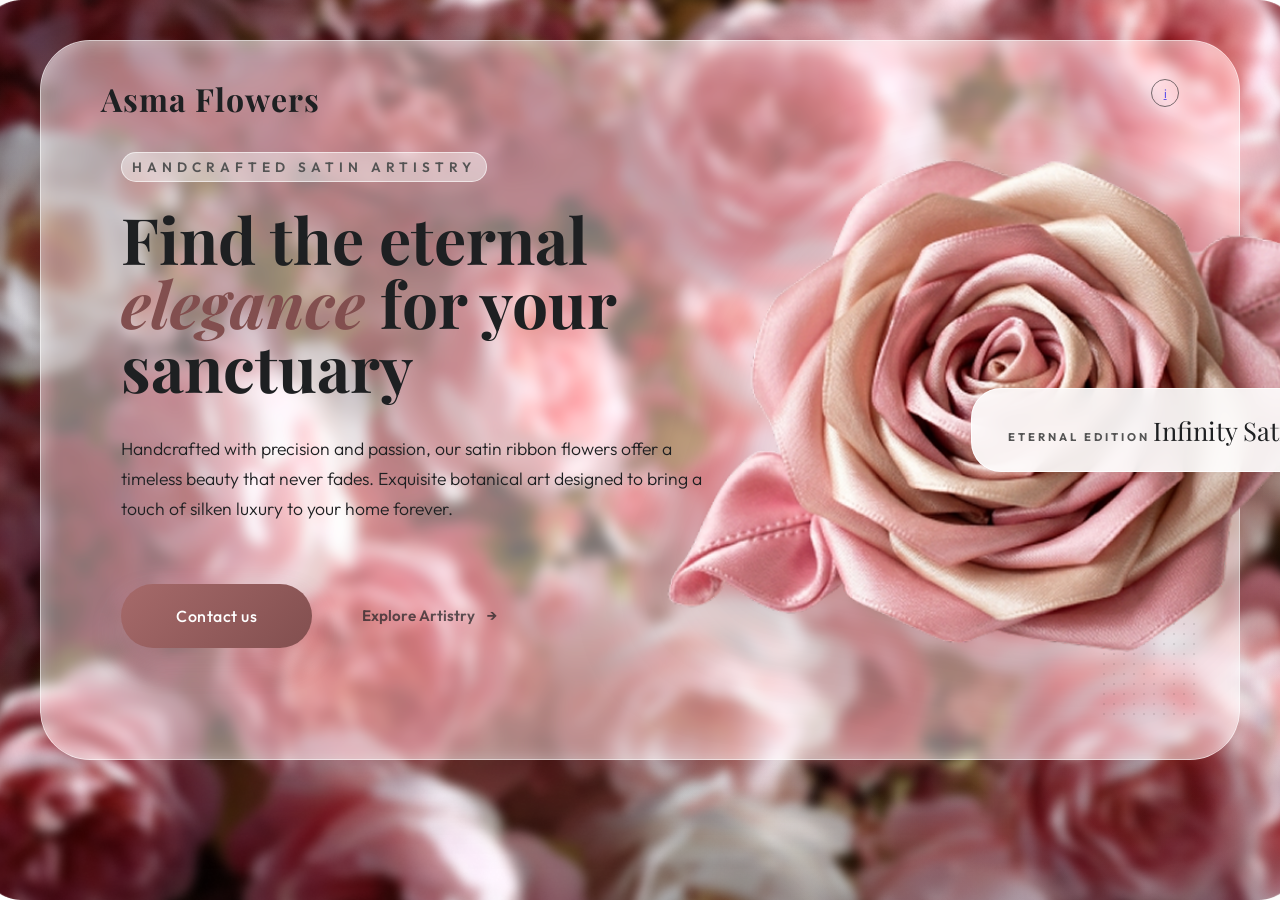
<file: index.html>
<!DOCTYPE html>
<html lang="en">
<head>
    <meta charset="UTF-8">
    <meta name="viewport" content="width=device-width, initial-scale=1.0, viewport-fit=cover">
    <title>Asma Flowers | Handcrafted Satin Ribbon Flowers</title>
    <meta name="description" content="Discover the art of eternal blooms. Premium, handcrafted satin ribbon flowers that bring timeless silken elegance to any space.">
    
    <!-- Open Graph / Facebook -->
    <meta property="og:type" content="website">
    <meta property="og:url" content="https://asma-flowers.vercel.app">
    <meta property="og:title" content="Asma Flowers | Handcrafted Satin Ribbon Flowers">
    <meta property="og:description" content="Premium, handcrafted satin ribbon flowers that bring timeless silken elegance to any space.">
    <meta property="og:image" content="assets/store-logo.png">

    <!-- Twitter -->
    <meta property="twitter:card" content="summary_large_image">
    <meta property="twitter:url" content="https://asma-flowers.vercel.app">
    <meta property="twitter:title" content="Asma Flowers | Handcrafted Satin Ribbon Flowers">
    <meta property="twitter:description" content="Premium, handcrafted satin ribbon flowers that bring timeless silken elegance to any space.">
    <meta property="twitter:image" content="assets/store-logo.png">

    <link rel="icon" href="assets/favicon.ico" type="image/x-icon">
    
    <!-- Fonts -->
    <link rel="preconnect" href="https://fonts.googleapis.com">
    <link rel="preconnect" href="https://fonts.gstatic.com" crossorigin>
    <link href="https://fonts.googleapis.com/css2?family=Outfit:wght@300;400;500;600&family=Playfair+Display:ital,wght@0,600;0,700;1,600;1,700&display=swap" rel="stylesheet">
    
    <link rel="stylesheet" href="css/main.css">
</head>
<body>
    
    <div class="container">
        <main class="glass-card">
            <!-- Navigation Context -->
            <div class="brand-name">Asma Flowers</div>
            <a href="about.html" class="info-icon">
                <div class="info-circle">i</div>
            </a>

            <!-- Content Area -->
            <section class="content">
                <span class="tagline">Handcrafted Satin Artistry</span>
                <h1>Find the eternal <span class="italic">elegance</span> for your sanctuary</h1>
                <p class="description">
                    Handcrafted with precision and passion, our satin ribbon flowers offer a timeless beauty that never fades. Exquisite botanical art designed to bring a touch of silken luxury to your home forever.
                </p>
                <div class="actions">
                    <a href="#" class="btn-shop" id="contactBtn">Contact us</a>
                    <a href="collections.html" class="link-collections">Explore Artistry</a>
                </div>
            </section>

            <!-- Visual Masterpiece Area -->
            <section class="visuals">
                <div class="season-badge">
                    <span class="badge-title">Eternal Edition</span>
                    <span class="badge-type">Infinity Satin</span>
                </div>
                <img src="assets/hero.png" alt="Handcrafted Satin Ribbon Rose" class="main-flower">
            </section>

            <!-- Textures -->
            <div class="dot-pattern"></div>
    <!-- Contact Modal -->
    <div id="contactModal" class="modal-overlay">
        <div class="modal-card">
            <div class="social-grid">
                <a href="#" target="_blank" id="link-instagram" class="social-item">
                    <div class="icon-box">
                        <svg width="24" height="24" viewBox="0 0 24 24" fill="none" stroke="currentColor" stroke-width="2" stroke-linecap="round" stroke-linejoin="round"><rect x="2" y="2" width="20" height="20" rx="5" ry="5"></rect><path d="M16 11.37A4 4 0 1 1 12.63 8 4 4 0 0 1 16 11.37z"></path><line x1="17.5" y1="6.5" x2="17.51" y2="6.5"></line></svg>
                    </div>
                    <span>INSTAGRAM</span>
                </a>
                <a href="#" target="_blank" id="link-facebook" class="social-item">
                    <div class="icon-box">
                        <svg width="24" height="24" viewBox="0 0 24 24" fill="none" stroke="currentColor" stroke-width="2" stroke-linecap="round" stroke-linejoin="round"><path d="M18 2h-3a5 5 0 0 0-5 5v3H7v4h3v8h4v-8h3l1-4h-4V7a1 1 0 0 1 1-1h3z"></path></svg>
                    </div>
                    <span>FACEBOOK</span>
                </a>
                <a href="#" target="_blank" id="link-tiktok" class="social-item">
                    <div class="icon-box">
                        <svg width="24" height="24" viewBox="0 0 24 24" fill="none" stroke="currentColor" stroke-width="2" stroke-linecap="round" stroke-linejoin="round"><path d="M9 12a4 4 0 1 0 4 4V4a5 5 0 0 0 5 5"></path></svg>
                    </div>
                    <span>TIKTOK</span>
                </a>
                <a href="#" target="_blank" id="link-whatsapp" class="social-item">
                    <div class="icon-box">
                        <svg width="24" height="24" viewBox="0 0 24 24" fill="none" stroke="currentColor" stroke-width="2" stroke-linecap="round" stroke-linejoin="round"><path d="M22 16.92v3a2 2 0 0 1-2.18 2 19.79 19.79 0 0 1-8.63-3.07 19.5 19.5 0 0 1-6-6 19.79 19.79 0 0 1-3.07-8.67A2 2 0 0 1 4.11 2h3a2 2 0 0 1 2 1.72 12.84 12.84 0 0 0 .7 2.81 2 2 0 0 1-.45 2.11L8.09 9.91a16 16 0 0 0 6 6l1.27-1.27a2 2 0 0 1 2.11-.45 12.84 12.84 0 0 0 2.81.7A2 2 0 0 1 22 16.92z"></path></svg>
                    </div>
                    <span>WHATSAPP</span>
                </a>
            </div>
            <button id="closeModal" class="close-btn">&times; Fermer la fenêtre</button>
        </div>
    </div>

    <!-- Modal Styling -->

    <script src="js/main.js"></script>
</body>
</html>
</file>
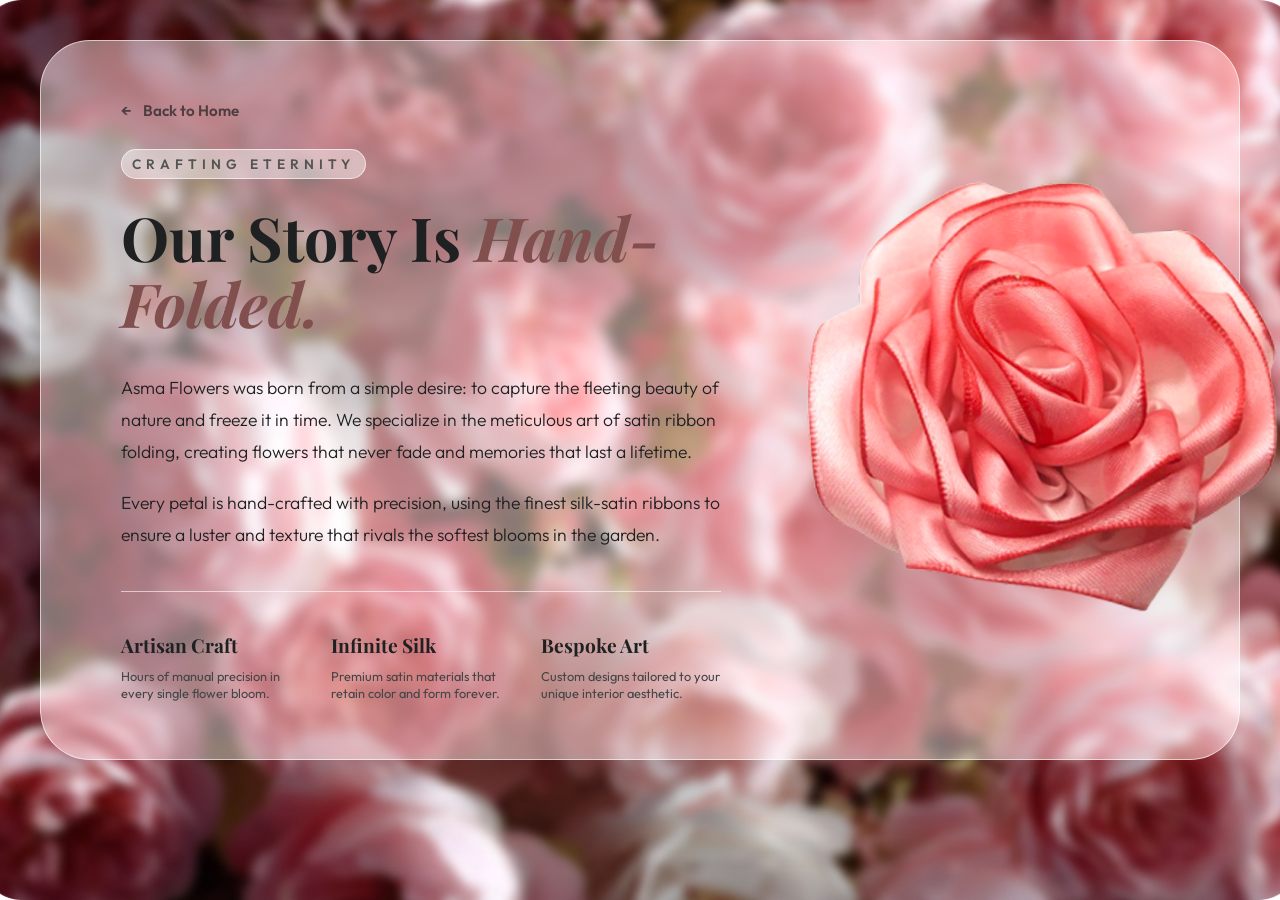
<file: about.html>
<!DOCTYPE html>
<html lang="en">
<head>
    <meta charset="UTF-8">
    <meta name="viewport" content="width=device-width, initial-scale=1.0, viewport-fit=cover">
    <title>Our Story | Asma Flowers</title>
    
    <!-- Open Graph / Facebook -->
    <meta property="og:type" content="website">
    <meta property="og:url" content="https://asmaflowers.com/about.html">
    <meta property="og:title" content="Our Story | Asma Flowers">
    <meta property="og:description" content="Discover the art of eternal blooms. Handcrafted satin ribbon flowers that bring timeless silken elegance.">
    <meta property="og:image" content="assets/store-logo.png">

    <!-- Twitter -->
    <meta property="twitter:card" content="summary_large_image">
    <meta property="twitter:url" content="https://asmaflowers.com/about.html">
    <meta property="twitter:title" content="Our Story | Asma Flowers">
    <meta property="twitter:description" content="Discover the art of eternal blooms. Handcrafted satin ribbon flowers that bring timeless silken elegance.">
    <meta property="twitter:image" content="assets/store-logo.png">

    <link rel="icon" href="assets/favicon.ico" type="image/x-icon">
    <link rel="preconnect" href="https://fonts.googleapis.com">
    <link rel="preconnect" href="https://fonts.gstatic.com" crossorigin>
    <link href="https://fonts.googleapis.com/css2?family=Outfit:wght@300;400;500;600&family=Playfair+Display:ital,wght@0,600;0,700;1,600;1,700&display=swap" rel="stylesheet">
    
    <link rel="stylesheet" href="css/about.css">
</head>
<body>

    <div class="container">
        <main class="glass-card">
            <a href="index.html" class="btn-back">Back to Home</a>

            <section class="content">
                <span class="tagline">Crafting Eternity</span>
                <h1>Our Story Is <span style="font-style: italic; color: var(--primary-accent-dark);">Hand-Folded.</span></h1>
                <div class="story-text">
                    <p>
                        Asma Flowers was born from a simple desire: to capture the fleeting beauty of nature and freeze it in time. We specialize in the meticulous art of satin ribbon folding, creating flowers that never fade and memories that last a lifetime.
                    </p>
                    <p style="margin-top: 20px;">
                        Every petal is hand-crafted with precision, using the finest silk-satin ribbons to ensure a luster and texture that rivals the softest blooms in the garden.
                    </p>
                </div>

                <div class="features-list">
                    <div class="feature-item">
                        <h4>Artisan Craft</h4>
                        <p>Hours of manual precision in every single flower bloom.</p>
                    </div>
                    <div class="feature-item">
                        <h4>Infinite Silk</h4>
                        <p>Premium satin materials that retain color and form forever.</p>
                    </div>
                    <div class="feature-item">
                        <h4>Bespoke Art</h4>
                        <p>Custom designs tailored to your unique interior aesthetic.</p>
                    </div>
                </div>
            </section>

            <section class="visuals">
                <img src="assets/hero-about.png" alt="Satin Rose Art" class="main-flower">
            </section>
        </main>
    </div>

    <script src="js/about.js"></script>
</body>
</html>
</file>
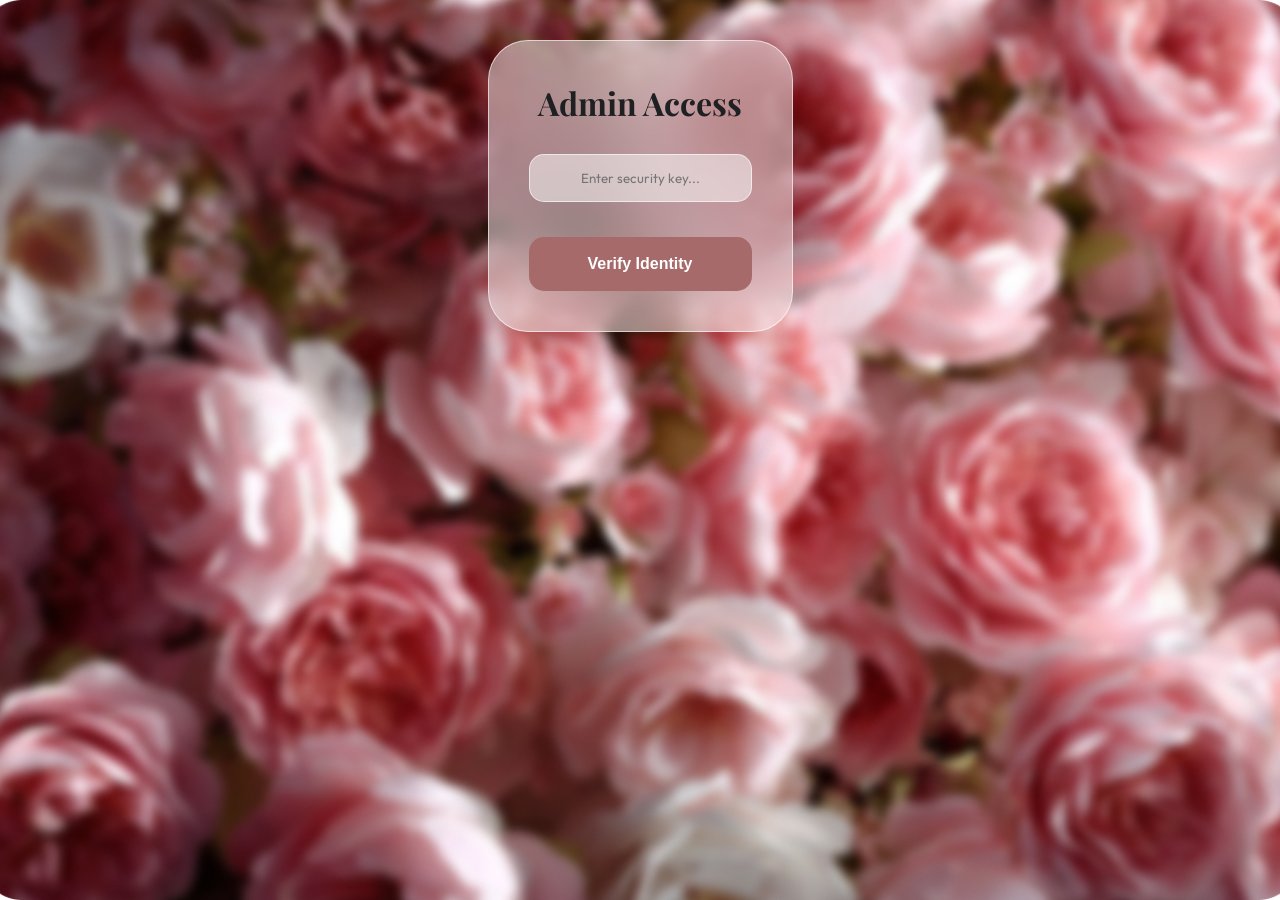
<file: admin.html>
<!DOCTYPE html>
<html lang="en">
<head>
    <meta charset="UTF-8">
    <meta name="viewport" content="width=device-width, initial-scale=1.0, viewport-fit=cover">
    <title>Admin Dashboard | Asma Flowers</title>
    <link rel="icon" href="assets/favicon.ico" type="image/x-icon">
    <link rel="preconnect" href="https://fonts.googleapis.com">
    <link rel="preconnect" href="https://fonts.gstatic.com" crossorigin>
    <link href="https://fonts.googleapis.com/css2?family=Outfit:wght@300;400;500;600&family=Playfair+Display:ital,wght@0,600;0,700;1,600;1,700&display=swap" rel="stylesheet">
    
    <link rel="stylesheet" href="css/admin.css">
</head>
<body>

    <!-- Password Gate Overlay -->
    <div id="authOverlay" class="modal-overlay" style="display: flex; opacity: 1; pointer-events: auto; z-index: 9999;">
        <div class="modal-card auth-card" style="max-width: 400px; text-align: center;">
            <h1 style="font-family: 'Playfair Display', serif; margin-bottom: 30px;">Admin Access</h1>
            <div class="form-group" style="margin-bottom: 25px;">
                <input type="password" id="adminPassword" placeholder="Enter security key..." style="width: 100%; text-align: center;">
            </div>
            <button id="loginBtn" class="btn-add" style="grid-column: span 1; width: 100%;">Verify Identity</button>
        </div>
    </div>

    <div class="admin-container" id="adminContent" style="display: none;">
        <header class="header">
            <a href="index.html" class="btn-back">Back to Site</a>
            <div class="logo">Admin Dashboard</div>
            <button id="settingsBtn" class="settings-btn">
                <svg width="24" height="24" viewBox="0 0 24 24" fill="none" stroke="currentColor" stroke-width="2" stroke-linecap="round" stroke-linejoin="round"><path d="M10 13a5 5 0 0 0 7.54.54l3-3a5 5 0 0 0-7.07-7.07l-1.72 1.71"></path><path d="M14 11a5 5 0 0 0-7.54-.54l-3 3a5 5 0 0 0 7.07 7.07l1.71-1.71"></path></svg>
            </button>
        </header>

        <!-- Social Links Settings -->
        <section id="settingsSection" class="glass-card" style="display: none; margin-bottom: 40px;">
            <h2>Social Connect Options</h2>
            <div id="socialLinksList" class="social-links-editor">
                <!-- Social links will be injected here -->
            </div>
        </section>

        <!-- Add New Item -->
        <section class="glass-card">
            <h2>Add New Flower</h2>
            <form id="addFlowerForm" class="admin-form">
                <div class="form-group">
                    <label>Flower Name</label>
                    <input type="text" id="flowerName" required placeholder="e.g. Midnight Silk">
                </div>
                <div class="form-group">
                    <label>Price (DA)</label>
                    <input type="number" id="flowerPrice" required placeholder="45.00">
                </div>
                <div class="form-group">
                    <label>Upload Image</label>
                    <input type="file" id="flowerImg" accept="image/*" required>
                </div>
                <div class="form-group">
                    <label>Tag</label>
                    <input type="text" id="flowerTag" placeholder="e.g. New Release">
                </div>
                <div class="form-group" style="grid-column: span 2;">
                    <label>Description</label>
                    <textarea id="flowerDesc" rows="3" required placeholder="Describe the craftsmanship..."></textarea>
                </div>
                <button type="submit" class="btn-add">Add to Collection</button>
            </form>
        </section>

        <!-- Current Inventory -->
        <section class="glass-card">
            <h2>Current Inventory</h2>
            <div style="overflow-x: auto;">
                <table class="inventory-list">
                    <thead>
                        <tr>
                            <th>Preview</th>
                            <th>Name</th>
                            <th>Price</th>
                            <th>Tag</th>
                            <th>Action</th>
                        </tr>
                    </thead>
                    <tbody id="inventoryTable">
                        <!-- Items will be injected here -->
                    </tbody>
                </table>
            </div>
        </section>
    </div>

    <script src="js/admin.js"></script>
</body>
</html>
</file>
<file: css/main.css>
:root {
    /* Sophisticated Color Palette */
    --primary-accent: #a66a6a; /* Dusty Rose */
    --primary-accent-dark: #824f4f;
    --secondary-green: #545454; /* Muted Sage */
    --text-main: #1e2022;
    --text-muted: #434547;
    --white: #ffffff;
    --glass-white: rgba(255, 255, 255, 0.45);
    --glass-border: rgba(255, 255, 255, 0.6);
    
    /* Transitions & Shadows */
    --curve: cubic-bezier(0.4, 0, 0.2, 1);
    --shadow-soft: 0 40px 100px -20px rgba(0, 0, 0, 0.12);
    --shadow-glow: 0 0 20px rgba(166, 106, 106, 0.2);
}

* {
    margin: 0;
    padding: 0;
    box-sizing: border-box;
}

html {
    background-image: url('../assets/bg.png');
    background-size: cover;
    background-position: center;
    background-repeat: no-repeat;
    background-attachment: fixed;
}

body {
    font-family: 'Outfit', sans-serif;
    min-height: 100vh;
    min-height: -webkit-fill-available;
    display: flex;
    justify-content: center;
    align-items: center;
    padding: 40px;
    color: var(--text-main);
    overflow: hidden; 
}

/* Ambient Background Mesh */
body::before {
    content: '';
    position: absolute;
    inset: 0;
    background: radial-gradient(circle at 10% 20%, rgba(166, 106, 106, 0.05) 0%, transparent 40%),
                radial-gradient(circle at 90% 80%, rgba(125, 140, 125, 0.05) 0%, transparent 40%);
    z-index: 0;
    pointer-events: none;
}

.container {
    width: 100%;
    max-width: 1400px;
    z-index: 1;
}

/* NEW SECTIONS STYLE */
.collections-section {
    padding: 120px 0;
    text-align: center;
}

.section-heading {
    font-family: 'Playfair Display', serif;
    font-size: 3.5rem;
    margin-bottom: 80px;
}

.collections-grid {
    display: grid;
    grid-template-columns: repeat(auto-fit, minmax(350px, 1fr));
    gap: 40px;
}

.collection-card {
    background: var(--glass-white);
    backdrop-filter: blur(20px);
    border-radius: 40px;
    border: 1px solid var(--glass-border);
    padding: 40px;
    transition: all 0.5s var(--curve);
    display: flex;
    flex-direction: column;
    gap: 30px;
}

.collection-card:hover {
    transform: translateY(-20px);
    box-shadow: var(--shadow-soft);
    background: rgba(255, 255, 255, 0.6);
}

.card-visual {
    height: 300px;
    background: rgba(255,255,255,0.4);
    border-radius: 30px;
    display: flex;
    align-items: center;
    justify-content: center;
    overflow: hidden;
}

.card-visual img {
    width: 80%;
    transition: transform 0.6s var(--curve);
}

.collection-card:hover .card-visual img {
    transform: scale(1.15) rotate(5deg);
}

.card-info h3 {
    font-family: 'Playfair Display', serif;
    font-size: 1.8rem;
    margin-bottom: 15px;
}

.card-info p {
    color: var(--text-muted);
    font-size: 0.95rem;
    line-height: 1.6;
    margin-bottom: 20px;
}

.price {
    font-weight: 600;
    color: var(--primary-accent);
    letter-spacing: 1px;
}

/* Footer */
.footer-minimal {
    border-top: 1px solid var(--glass-border);
    padding: 80px 0 40px;
    text-align: center;
    margin-top: 100px;
}

.footer-top {
    margin-bottom: 40px;
}

.footer-top span {
    font-size: 2rem;
    display: block;
    margin-bottom: 15px;
}

.footer-top p {
    color: var(--text-muted);
    letter-spacing: 2px;
    text-transform: uppercase;
    font-size: 0.8rem;
}

.footer-bottom {
    font-size: 0.75rem;
    opacity: 0.5;
    letter-spacing: 1px;
}

/* Refined Glass Card */
.glass-card {
    background: var(--glass-white);
    backdrop-filter: blur(5px) saturate(140%);
    /* -webkit-backdrop-filter: blur(5px) saturate(140%); */
    border-radius: 50px;
    border: 1px solid var(--glass-border);
    padding: 80px 100px;
    margin: 0 auto;
    position: relative;
    box-shadow: var(--shadow-soft);
    display: flex;
    justify-content: space-between;
    align-items: center;
    /* overflow: hidden; */
    /* width: 90vw; */
    height: 85vh;
    min-height: 700px;
}

/* Inner Glow */
.glass-card::after {
    content: '';
    position: absolute;
    inset: 0;
    border-radius: inherit;
    pointer-events: none;
    box-shadow: inset 0 2px 20px rgba(255,255,255,0.4);
    z-index: 5;
}

/* Header elements modernized */
.brand-name {
    position: absolute;
    top: 5%;
    left: 5%;
    font-family: 'Playfair Display', serif;
    font-weight: 700;
    font-size: 2rem;
    letter-spacing: 1px;
    color: var(--text-main);
    z-index: 10;
}

.info-icon {
    position: absolute;
    top: 5%;
    right: 5%;
    width: fit-content;
    height: 32px;
    display: flex;
    justify-content: flex-end;
    align-items: center;
    z-index: 10;
}

.info-circle {
    width: 28px;
    height: 28px;
    border: 1px solid var(--text-main);
    border-radius: 50%;
    display: flex;
    justify-content: center;
    align-items: center;
    font-size: 0.8rem;
    opacity: 0.6;
    cursor: pointer;
    transition: all 0.3s var(--curve);
}

.info-circle:hover {
    opacity: 1;
    background: var(--text-main);
    color: var(--white);
}

.content {
    max-width: 600px;
    z-index: 2;
    position: relative;
}

.tagline {
    width: fit-content;
    border: 1px solid var(--glass-border);
    padding: 5px 10px;
    border-radius: 15px;
    background: var(--glass-white);
    color: var(--secondary-green);
    text-transform: uppercase;
    letter-spacing: 5px;
    font-weight: 600;
    font-size: 0.85rem;
    margin-bottom: 25px;
    display: block;
    opacity: 0.85;
}

h1 {
    font-family: 'Playfair Display', serif;
    font-size: 5rem;
    line-height: 1;
    margin-bottom: 35px;
    font-weight: 700;
    color: var(--text-main);
}

h1 span.italic {
    font-style: italic;
    color: var(--primary-accent-dark);
    position: relative;
}

.description {
    color: var(--text-main);
    font-size: 1.1rem;
    line-height: 1.7;
    margin-bottom: 60px;
    /* width: clamp(200px, 80%, 100%); */
    font-weight: 300;
}

.actions {
    display: flex;
    align-items: center;
    gap: 50px;
}

.btn-shop {
    background: linear-gradient(135deg, var(--primary-accent), var(--primary-accent-dark));
    color: var(--white);
    padding: 22px 55px;
    border-radius: 100px;
    text-decoration: none;
    font-weight: 500;
    font-size: 1rem;
    letter-spacing: 0.5px;
    transition: all 0.5s var(--curve);
    box-shadow: 0 15px 30px rgba(166, 106, 106, 0.25);
    border: none;
}

.btn-shop:hover {
    transform: translateY(-5px) scale(1.02);
    box-shadow: 0 20px 40px rgba(166, 106, 106, 0.35);
}

.link-collections {
    text-decoration: none;
    color: var(--text-main);
    font-weight: 600;
    display: flex;
    align-items: center;
    gap: 12px;
    transition: all 0.3s var(--curve);
    font-size: 0.95rem;
    opacity: 0.7;
}

.link-collections::after {
    content: '→';
    transition: transform 0.3s var(--curve);
}

.link-collections:hover {
    opacity: 1;
}

.link-collections:hover::after {
    transform: translateX(8px);
}

/* Visuals Section Polish */
.visuals {
    position: absolute;
    right: -10%;
    top: 50%;
    transform: translateY(-50%);
    width: 900px;
    height: 100%;
    display: flex;
    align-items: center;
    justify-content: center;
    z-index: 100;
    pointer-events: none;
}

.main-flower {
    width: 110%;
    max-width: 800px;
    filter: drop-shadow(0 30px 60px rgba(0,0,0,0.12));
    mix-blend-mode: multiply;
    animation: floatingFlower 12s ease-in-out infinite;
}

@keyframes floatingFlower {
    0%, 100% { transform: translate(0, 0) rotate(0deg) scale(1); }
    33% { transform: translate(15px, -20px) rotate(2deg) scale(1.02); }
    66% { transform: translate(-10px, 15px) rotate(-1deg) scale(0.98); }
}

.season-badge {
    position: absolute;
    right: 20px;
    bottom: 40%;
    background: rgba(255, 255, 255, 0.9);
    backdrop-filter: blur(10px);
    padding: 24px 36px;
    border-radius: 30px;
    box-shadow: 0 20px 40px rgba(0,0,0,0.06);
    text-align: center;
    z-index: 10;
    border: 1px solid rgba(255,255,255,0.8);
    animation: badgeFloat 8s ease-in-out infinite;
}

.badge-title {
    color: var(--secondary-green);
    text-transform: uppercase;
    font-size: 0.7rem;
    letter-spacing: 3px;
    margin-bottom: 8px;
    font-weight: 700;
}

.badge-type {
    font-family: 'Playfair Display', serif;
    font-size: 1.6rem;
    color: var(--text-main);
    font-weight: 400;
}

@keyframes badgeFloat {
    0%, 100% { transform: translateY(0) rotate(0deg); }
    50% { transform: translateY(-25px) rotate(2deg); }
}

/* Decorative Elements */
.dot-pattern {
    position: absolute;
    bottom: 40px;
    right: 40px;
    width: 100px;
    height: 100px;
    background-image: radial-gradient(var(--text-main) 1px, transparent 1px);
    background-size: 10px 10px;
    opacity: 0.1;
    z-index: 0;
}

/* Modal Styling */
.modal-overlay {
    position: fixed;
    inset: 0;
    background: rgba(0, 0, 0, 0.2);
    backdrop-filter: blur(15px);
    z-index: 2000;
    display: flex;
    justify-content: center;
    align-items: center;
    opacity: 0;
    pointer-events: none;
    transition: opacity 0.5s var(--curve);
}

.modal-overlay.active {
    opacity: 1;
    pointer-events: auto;
}

.modal-card {
    background: var(--glass-white);
    backdrop-filter: blur(45px) saturate(140%);
    border: 1px solid var(--glass-border);
    border-radius: 60px;
    padding: 80px;
    width: 90%;
    max-width: 800px;
    box-shadow: var(--shadow-soft);
    display: flex;
    flex-direction: column;
    align-items: center;
    gap: 50px;
    transform: perspective(1000px);
}

.social-grid {
    display: grid;
    grid-template-columns: repeat(2, 1fr);
    gap: 30px;
    width: 100%;
}

.social-item {
    background: rgba(255, 255, 255, 0.4);
    border: 1px solid rgba(255, 255, 255, 0.3);
    border-radius: 40px;
    padding: 50px 30px;
    text-decoration: none;
    color: var(--text-main);
    display: flex;
    flex-direction: column;
    align-items: center;
    gap: 20px;
    transition: all 0.3s var(--curve);
}

.social-item:hover {
    background: var(--white);
    transform: translateY(-8px);
    box-shadow: 0 15px 30px rgba(0,0,0,0.05);
}

.icon-box {
    width: 60px;
    height: 60px;
    background: rgba(255,255,255,0.6);
    border-radius: 50%;
    display: flex;
    justify-content: center;
    align-items: center;
    color: var(--primary-accent);
}

.social-item span {
    font-weight: 700;
    letter-spacing: 1px;
    font-size: 0.8rem;
}

.close-btn {
    background: none;
    border: none;
    color: var(--text-muted);
    font-size: 1rem;
    cursor: pointer;
    opacity: 0.7;
    transition: opacity 0.3s;
    display: flex;
    align-items: center;
    gap: 10px;
}

.close-btn:hover { opacity: 1; }

.social-item { padding: 30px; }

/* --- RESPONSIVE OVERHAUL --- */

/* 4K Super Screens */
@media (min-width: 2560px) {
    .glass-card { padding: 120px 150px; }
    h1 { font-size: 7rem; }
    .description { font-size: 1.5rem; }
    .btn-shop { padding: 30px 80px; font-size: 1.3rem; }
    .season-badge { padding: 40px 60px; }
    .badge-type { font-size: 2.2rem; }
}

/* Detailed Laptop */
@media (max-width: 1440px) {
    .glass-card { padding: 60px 80px; height: 80vh; }
    h1 { font-size: 4rem; }
    .visuals { width: 700px; }
}

/* Tablet */
@media (max-width: 1024px) {
    .glass-card { 
        padding: 50px; 
        flex-direction: column; 
        height: auto; 
        text-align: center;
        gap: 40px;
        min-height: fit-content;
    }
    .content { 
        max-width: 100%;
        padding-top: 0;
        display: flex;
        flex-direction: column;
        margin-top: 5%;
        justify-content: center;
        align-items: center;
    }
    h1 { font-size: 3.5rem; }
    .visuals { display: none; }
    .main-flower { width: 60%; }
    .collections-grid { grid-template-columns: repeat(2, 1fr); }
    .season-badge { position: relative; right: 0; bottom: 0; margin-top: 20px; display: inline-block; }
    .actions { justify-content: center; }
}

/* Mobile Large (Phablets) */
@media (max-width: 768px) {
    body { overflow-y: auto; padding: 20px; }
    .glass-card { padding: 40px 30px; border-radius: 40px; }
    .content { margin-top: 10%; } 
    .tagline { font-size: 0.6rem; letter-spacing: 3px; } 
    h1 { font-size: 2.8rem; }
    .description { font-size: 1rem; width: 100%; }
    .actions { flex-direction: column; gap: 20px; }
    .btn-shop { width: 100%; text-align: center; padding: 18px; min-height: 48px; }
    .collections-grid { grid-template-columns: 1fr; }
    .modal-card { padding: 40px 20px; } 
}

/* Standard Mobile */
@media (max-width: 425px) {
    h1 { font-size: 2.2rem; }
    .glass-card { padding: 30px 20px; }
    .brand-name { left: 30px; top: 40px; font-size: 1.5rem; }
    .info-circle { width: 20px; height: 20px; }
    .info-icon { right: 30px; top: 40px; }
    .content { margin-top: 20%; }  
    .main-flower { width: 80%; }
    .social-grid {
        grid-template-columns: repeat(2, minmax(100px, 1fr));
        gap: 10px;
    }
    .social-item { padding: 15px; }
    .social-item span { font-size: 0.6rem; }
    .close-btn { font-size: 0.8rem; }
}

/* Small Mobile */
@media (max-width: 375px) {
    .brand-name { left: 25px; top: 25px; font-size: 1.2rem;}
    .info-icon { top: 25px; right: 25px; }
    .info-circle { width: 17px; height: 17px; }
    .content { margin-top: 15%; } 
    .tagline { font-size: 0.5rem; letter-spacing: 3px; }
    h1 { font-size: 2rem; }
    .description { font-size: 0.9rem; } 
}

/* Tiny Mobile */
@media (max-width: 320px) {
    .brand-name { left: 20px; top: 20px; font-size: 1.2rem;}
    .info-icon { top: 20px; right: 20px; }
    .info-circle { width: 15px; height: 15px; } 
    .tagline { font-size: 0.4rem;}
    h1 { font-size: 1.8rem; }
    .glass-card { padding: 20px 15px; } 
    .btn-shop { font-size: 0.7rem; height: 35px; }
    .link-collections { font-size: 0.7rem; }
}
</file>
<file: css/about.css>
:root {
    --primary-accent: #a66a6a;
    --primary-accent-dark: #824f4f;
    --secondary-green: #545454;
    --text-main: #1e2022;
    --text-muted: #434547;
    --white: #ffffff;
    --glass-white: rgba(255, 255, 255, 0.45);
    --glass-border: rgba(255, 255, 255, 0.6);
    --curve: cubic-bezier(0.4, 0, 0.2, 1);
    --shadow-soft: 0 40px 100px -20px rgba(0, 0, 0, 0.12);
}

* {
    margin: 0;
    padding: 0;
    box-sizing: border-box;
}

html {
    background-image: url('../assets/bg.png');
    background-size: cover;
    background-position: center;
    background-repeat: no-repeat;
    background-attachment: fixed;
}

body {
    font-family: 'Outfit', sans-serif;
    min-height: 100vh;
    min-height: -webkit-fill-available;
    display: flex;
    justify-content: center;
    align-items: center;
    padding: 40px;
    color: var(--text-main);
    overflow: hidden;
}

.container {
    width: 100%;
    max-width: 1400px;
    z-index: 1;
}

.glass-card {
    background: var(--glass-white);
    backdrop-filter: blur(5px) saturate(140%);
    -webkit-backdrop-filter: blur(45px) saturate(140%);
    border-radius: 50px;
    border: 1px solid var(--glass-border);
    padding: 80px 100px;
    margin: 0 auto;
    position: relative;
    box-shadow: var(--shadow-soft);
    display: flex;
    justify-content: space-between;
    align-items: center;
    /* overflow: hidden; */
    /* width: 90vw; */
    height: fit-content;
    min-height: 700px;
    transform: perspective(1000px);
}

/* Back Button */
.btn-back {
    position: absolute;
    top: 60px;
    left: 80px;
    text-decoration: none;
    color: var(--text-main);
    font-weight: 600;
    display: flex;
    align-items: center;
    gap: 12px;
    transition: all 0.3s var(--curve);
    font-size: 0.95rem;
    opacity: 0.7;
}

.btn-back::before {
    content: '←';

    transition: transform 0.3s var(--curve);
}

.btn-back:hover {
    opacity: 1;
}

.btn-back:hover::before {
    transform: translateX(-8px);
}

.content {
    margin-top: 5%;
    max-width: 600px;
    z-index: 2;
}

.tagline {
    width: fit-content;
    border: 1px solid var(--glass-border);
    padding: 5px 10px;
    border-radius: 15px;
    background: var(--glass-white);
    color: var(--secondary-green);
    text-transform: uppercase;
    letter-spacing: 5px;
    font-weight: 600;
    font-size: 0.85rem;
    margin-bottom: 25px;
    display: block;
    opacity: 0.85;
} 

h1 {
    font-family: 'Playfair Display', serif;
    font-size: 4.5rem;
    line-height: 1.1;
    margin-bottom: 35px;
    font-weight: 700;
}

.story-text {
    color: var(--text-main);
    font-size: 1.1rem;
    line-height: 1.8;
    margin-bottom: 40px;
    font-weight: 300;
}

.features-list {
    display: grid;
    grid-template-columns: repeat(3, 1fr);
    gap: 30px;
    border-top: 1px solid var(--glass-border);
    padding-top: 40px;
}

.feature-item h4 {
    font-family: 'Playfair Display', serif;
    font-size: 1.2rem;
    margin-bottom: 10px;
}

.feature-item p {
    font-size: 0.8rem;
    color: var(--text-muted);
    line-height: 1.4;
}

/* Visuals */
.visuals {
    position: absolute;
    right: -50px;
    top: 50%;
    transform: translateY(-50%);
    width: 700px;
    height: 100%;
    display: flex;
    align-items: center;
    justify-content: center;
    z-index: 1;
    pointer-events: none;
}

.main-flower {
    width: 100%;
    filter: drop-shadow(0 30px 60px rgba(0,0,0,0.12));
    mix-blend-mode: multiply;
    animation: floatingFlower 12s ease-in-out infinite;
}

@keyframes floatingFlower {
    0%, 100% { transform: translateY(0) rotate(0deg); }
    50% { transform: translateY(-20px) rotate(2deg); }
}

/* --- RESPONSIVE OVERHAUL --- */

/* 4K Super Screens */
@media (min-width: 2560px) {
    .glass-card { padding: 120px 150px; }
    h1 { font-size: 6rem; }
    .story-text { font-size: 1.4rem; }
    .features-list { padding-top: 60px; gap: 50px; }
}

/* Detailed Laptop */
@media (max-width: 1440px) {
    .glass-card { padding: 60px 80px; height: 80vh; }
    h1 { font-size: 3.8rem; }
    .visuals { width: 500px; }
}

/* Tablet */
@media (max-width: 1024px) {
    .glass-card { 
        padding: 50px; 
        flex-direction: column; 
        height: auto; 
        text-align: center;
        gap: 40px;
    }
    .content { 
        max-width: 100%;
        padding-top: 0;
        display: flex;
        flex-direction: column;
        margin-top: 5%;
        justify-content: center;
        align-items: center;
    }
    h1 { font-size: 3rem; }
    .visuals { display: none; }
    .main-flower { width: 40%; }
    .features-list { 
        grid-template-columns: repeat(2, 1fr);  
        padding-top: 30px; 
    } 
    .features-list div:nth-child(3) { grid-column: span 2; }
    .btn-back { left: 40px; top: 40px; }
}

/* Mobile Large (Phablets) */
@media (max-width: 768px) {
    body { overflow-y: auto; padding: 20px; }
    .glass-card { padding: 40px 30px; border-radius: 40px; }
    .content { margin-top: 7%; }
    .tagline { font-size: 0.6rem; letter-spacing: 3px; } 
    h1 { font-size: 2.4rem; }
    .story-text { font-size: 1rem; width: 100%; }
    .features-list { grid-template-columns: 1fr; gap: 20px; }
    .features-list div:nth-child(3) { grid-column: span 1; }
}

/* Standard Mobile */
@media (max-width: 425px) {
    .content { margin-top: 10%; } 
    h1 { font-size: 2rem; }
    .glass-card { padding: 30px 20px; } 
    .btn-back { left: 20px; top: 30px; font-size: 0.8rem; }
    .visuals { display: none; }
}

/* Small Mobile */
@media (max-width: 375px) {
    .tagline { font-size: 0.5rem; letter-spacing: 3px; }
    h1 { font-size: 1.8rem; }
}

/* Tiny Mobile */
@media (max-width: 320px) { 
    .content { margin-top: 15%; } 
    .tagline { font-size: 0.4rem;}
    h1 { font-size: 1.8rem; }
    .glass-card { padding: 20px 15px; }
}
</file>
<file: css/admin.css>
:root {
    --primary-accent: #a66a6a;
    --primary-accent-dark: #824f4f;
    --secondary-green: #545454;
    --text-main: #1e2022;
    --text-muted: #434547;
    --white: #ffffff;
    --glass-white: rgba(255, 255, 255, 0.45);
    --glass-border: rgba(255, 255, 255, 0.6);
    --curve: cubic-bezier(0.4, 0, 0.2, 1);
    --shadow-soft: 0 40px 100px -20px rgba(0, 0, 0, 0.12);
}

* {
    margin: 0;
    padding: 0;
    box-sizing: border-box;
}

html {
    background-image: url('../assets/bg.png');
    background-size: cover;
    background-position: center;
    background-repeat: no-repeat;
    background-attachment: fixed;
}

body {
    font-family: 'Outfit', sans-serif;
    min-height: 100vh;
    min-height: -webkit-fill-available;
    color: var(--text-main);
    padding: 40px;
}

.admin-container {
    max-width: 1200px;
    margin: 0 auto;
}

.header {
    display: flex;
    justify-content: space-between;
    align-items: center;
    margin-bottom: 40px;
    background: var(--glass-white);
    backdrop-filter: blur(20px);
    padding: 20px 40px;
    border-radius: 30px;
    border: 1px solid var(--glass-border);
}

.logo {
    font-family: 'Playfair Display', serif;
    font-size: 1.5rem;
    font-weight: 700;
}

.glass-card {
    background: var(--glass-white);
    backdrop-filter: blur(30px);
    border-radius: 40px;
    border: 1px solid var(--glass-border);
    padding: 40px;
    box-shadow: var(--shadow-soft);
    margin-bottom: 40px;
}

h2 {
    font-family: 'Playfair Display', serif;
    margin-bottom: 30px;
    font-size: 2rem;
}

/* Form Styling */
.admin-form {
    display: grid;
    grid-template-columns: 1fr 1fr;
    gap: 20px;
}

.form-group {
    display: flex;
    flex-direction: column;
    gap: 8px;
}

label {
    font-size: 0.9rem;
    font-weight: 600;
    opacity: 0.8;
}

input, textarea {
    padding: 15px;
    border-radius: 15px;
    border: 1px solid var(--glass-border);
    background: rgba(255,255,255,0.5);
    font-family: inherit;
    transition: all 0.3s;
}

input:focus, textarea:focus {
    outline: none;
    background: white;
    border-color: var(--primary-accent);
}

.btn-add {
    grid-column: span 2;
    background: var(--primary-accent);
    color: white;
    padding: 18px;
    border-radius: 15px;
    border: none;
    cursor: pointer;
    font-weight: 600;
    font-size: 1rem;
    transition: all 0.3s;
    margin-top: 10px;
}

.btn-add:hover {
    background: var(--primary-accent-dark);
    transform: translateY(-2px);
}

/* Inventory Table */
.inventory-list {
    width: 100%;
    border-collapse: collapse;
    margin-top: 20px;
}

.inventory-list th, .inventory-list td {
    text-align: left;
    padding: 20px;
    border-bottom: 1px solid rgba(0,0,0,0.05);
}

.inventory-list th {
    font-weight: 600;
    opacity: 0.6;
    text-transform: uppercase;
    font-size: 0.75rem;
    letter-spacing: 1px;
}

.item-preview {
    width: 50px;
    height: 50px;
    border-radius: 10px;
    object-fit: cover;
    background: rgba(255,255,255,0.3);
}

.btn-delete {
    background: #ff4757;
    color: white;
    border: none;
    padding: 8px 15px;
    border-radius: 10px;
    cursor: pointer;
    font-size: 0.8rem;
    transition: 0.3s;
}

.btn-delete:hover {
    background: #ff6b81;
    transform: scale(1.05);
}

.btn-back {
    text-decoration: none;
    color: var(--text-main);
    font-weight: 600;
    display: flex;
    align-items: center;
    gap: 10px;
    font-size: 0.9rem;
}

.settings-btn {
    background: rgba(255,255,255,0.4);
    border: 1px solid var(--glass-border);
    padding: 12px;
    margin-left: 59px;
    border-radius: 20px;
    cursor: pointer;
    display: flex;
    align-items: center;
    justify-content: center;
    transition: all 0.3s var(--curve);
    color: var(--text-main);
}

.settings-btn:hover {
    background: white;
    transform: translateY(-2px);
}

.social-links-editor {
    display: flex;
    flex-direction: column;
    gap: 15px;
}

.social-row {
    display: flex;
    justify-content: space-between;
    align-items: center;
    padding: 20px 30px;
    background: rgba(255,255,255,0.2);
    border-radius: 20px;
    border: 1px solid rgba(255,255,255,0.3);
    cursor: pointer;
    transition: background 0.3s;
}

.social-row:hover {
    background: rgba(255,255,255,0.4);
}

.social-label {
    font-weight: 600;
    opacity: 0.7;
    text-transform: uppercase;
    font-size: 0.8rem;
    letter-spacing: 1px;
}

.social-value {
    font-family: inherit;
    color: var(--text-muted);
}

.edit-container {
    display: flex;
    gap: 10px;
    align-items: center;
    width: 100%;
}

.social-input {
    flex-grow: 1;
    padding: 10px 15px;
    border-radius: 12px;
    border: 1px solid var(--primary-accent);
    background: white;
    font-family: inherit;
    font-size: 0.9rem;
}

.btn-confirm-mini {
    background: var(--primary-accent);
    color: white;
    border: none;
    width: 50px;
    height: 35px;
    border-radius: 10px;
    cursor: pointer;
    display: flex;
    align-items: center;
    justify-content: center;
}

.auth-card {
    background: rgba(255,255,255,0.45);
    backdrop-filter: blur(30px);
    -webkit-backdrop-filter: blur(30px);
    border-radius: 40px !important;
    border: 1px solid rgba(255,255,255,0.6) !important;
    padding: 40px !important;
    box-shadow: 0 40px 100px -20px rgba(0,0,0,0.12) !important;
    margin: 0 auto;
}

@keyframes shake {
    0%, 100% { transform: translateX(0); }
    25% { transform: translateX(-10px); }
    75% { transform: translateX(10px); }
}

.shake {
    animation: shake 0.4s var(--curve);
}

.btn-back::before {
    content: '←';

    transition: transform 0.3s var(--curve);
}

.btn-back:hover {
    opacity: 1;
}

.btn-back:hover::before {
    transform: translateX(-8px);
}

/* --- RESPONSIVE OVERHAUL --- */

/* 4K Super Screens */
@media (min-width: 2560px) {
    .admin-container { max-width: 2000px; }
    .glass-card { padding: 60px; }
    h2 { font-size: 3rem; }
    input, textarea, .btn-add { font-size: 1.2rem; padding: 20px; }
}

/* Detailed Laptop */
@media (max-width: 1440px) {
    .admin-container { max-width: 1100px; }
    h2 { font-size: 1.8rem; }
}

/* Tablet */
@media (max-width: 1024px) {
    .admin-form { grid-template-columns: repeat(2, 1fr); gap: 15px; }
    .glass-card { padding: 30px; }
    h2 { font-size: 1.6rem; }
}

/* Mobile Large (Phablets) */
@media (max-width: 768px) {
    body { padding: 20px; }
    .header { flex-direction: column; gap: 20px; padding: 20px; text-align: center; }
    .admin-form { grid-template-columns: 1fr; }
    .btn-add { grid-column: span 1; min-height: 48px; }
    .inventory-list { display: block; overflow-x: auto; }
}

/* Standard Mobile */
@media (max-width: 425px) {
    h2 { font-size: 1.4rem; }
    .glass-card { padding: 20px; border-radius: 25px; }
    input, textarea { min-height: 48px; font-size: 0.9rem; }
}

/* Small Mobile */
@media (max-width: 375px) {
    h2 { font-size: 1.2rem; }
    .social-row { padding: 15px; flex-direction: column; gap: 10px; align-items: flex-start; }
}

/* Tiny Mobile */
@media (max-width: 320px) {
    .header { padding: 15px; }
    .logo { font-size: 1.2rem; }
}
</file>
